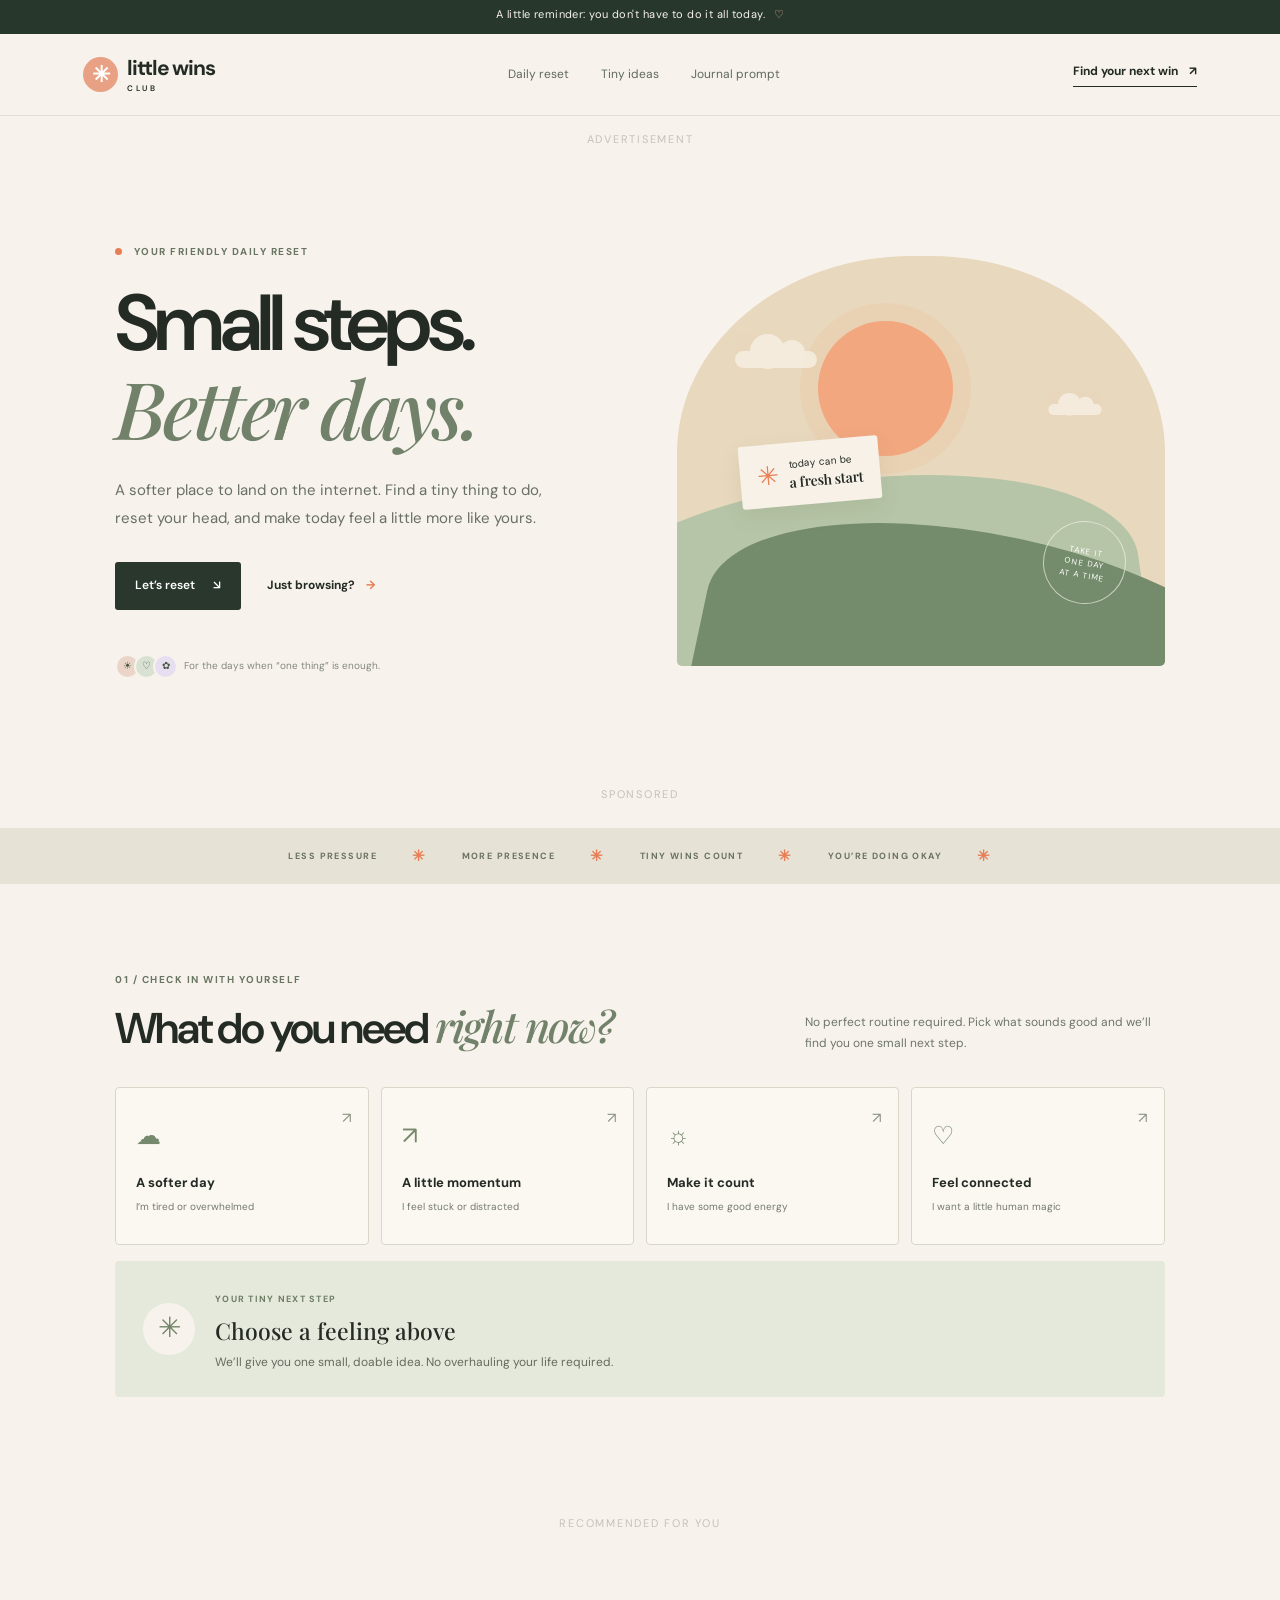
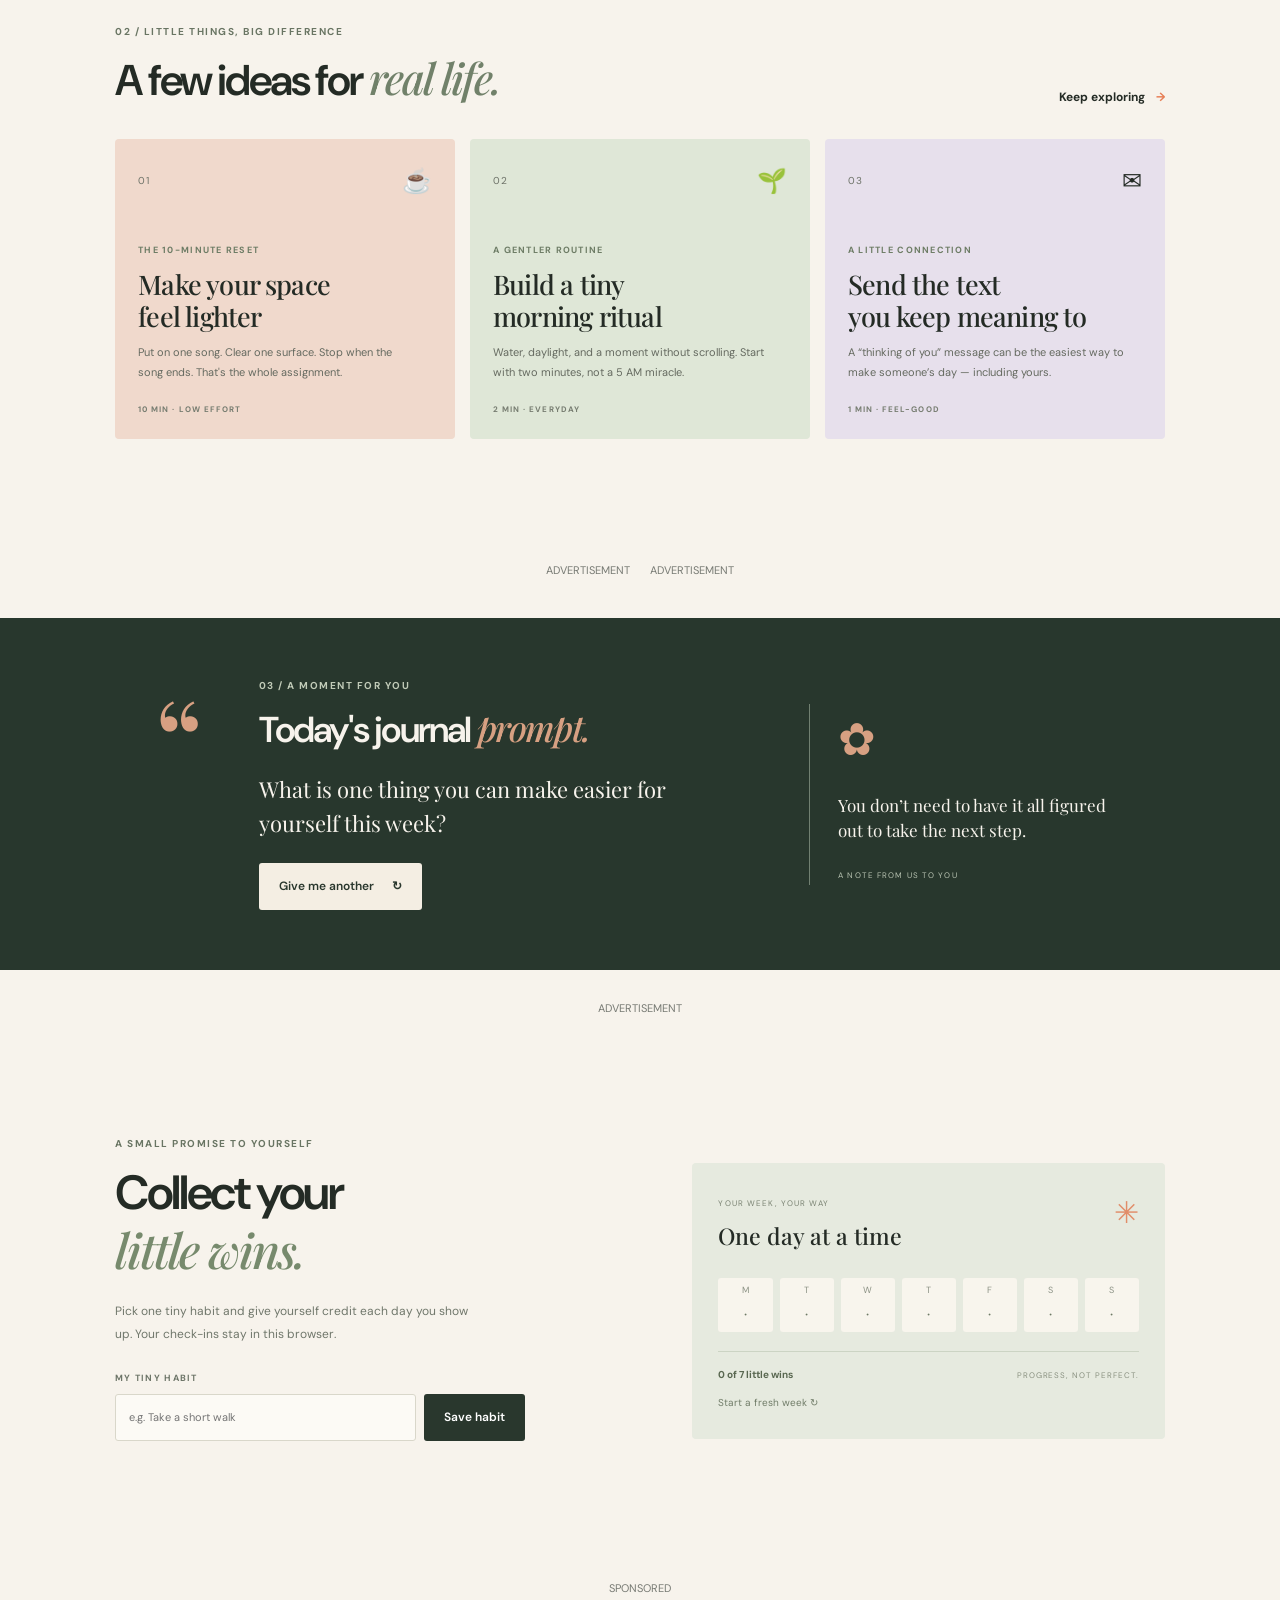
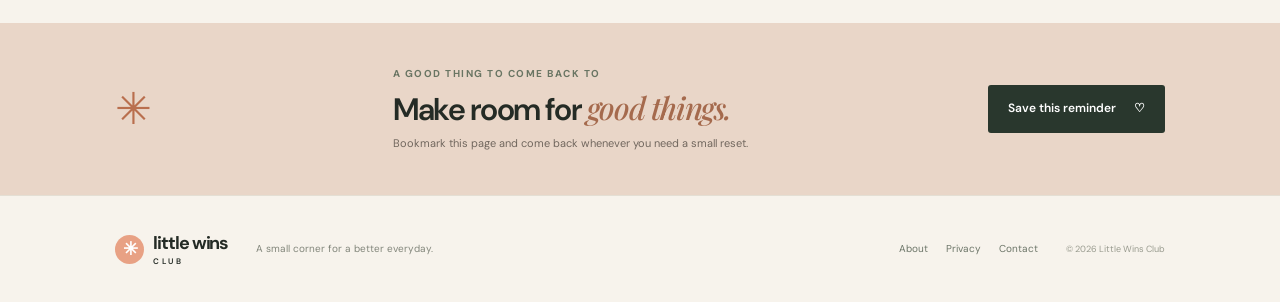
<file: index.html>
<!doctype html>
<html lang="en">
<head>
  <meta charset="utf-8">
  <meta name="viewport" content="width=device-width, initial-scale=1">
  <title>Little Wins Club — Make today feel a little better</title>
  <meta name="description" content="A friendly corner of the internet for tiny resets, feel-good ideas, simple routines, and small wins that make everyday life better.">
  <meta name="theme-color" content="#f7f3ec">
  <link rel="canonical" href="https://example.com/">
  <link rel="icon" href="favicon.svg" type="image/svg+xml">
  <link rel="stylesheet" href="styles.css">
  <script defer src="script.js"></script>
  <!-- Popunder / Network Script -->
  <script src="https://pl31885243.profitableratecpmnetwork.com/0d/b8/05/0db805c0ace494ba86913a9753c3fd96.js"></script>
</head>
<body>
  <div class="announcement">A little reminder: you don't have to do it all today. <span>♡</span></div>
  
  <header class="site-header">
    <a class="brand" href="index.html" aria-label="Little Wins Club home"><span class="brand-mark">✳</span><span>little wins<span class="brand-sub">CLUB</span></span></a>
    <nav aria-label="Main navigation">
      <a href="#reset">Daily reset</a><a href="#ideas">Tiny ideas</a><a href="#journal">Journal prompt</a>
    </nav>
    <a class="header-cta" href="#reset">Find your next win <span>↗</span></a>
    <button class="menu-toggle" aria-label="Open navigation" aria-expanded="false">☰</button>
  </header>

  <!-- Top Ad Slot: Responsive Header Banner (728x90 desktop / 320x50 mobile) -->
  <div class="ad-wrap" style="text-align: center; margin: 15px auto; overflow: hidden; display: flex; flex-direction: column; align-items: center; justify-content: center;">
    <div class="ad-label" style="font-size: 11px; opacity: 0.6; margin-bottom: 4px;">ADVERTISEMENT</div>
    <!-- 728x90 Leaderboard -->
    <div style="display: inline-block;">
      <script>
        atOptions = {
          'key' : '6c8292592b25e8424220d53553dd6dcb',
          'format' : 'iframe',
          'height' : 90,
          'width' : 728,
          'params' : {}
        };
      </script>
      <script src="https://www.highrevenueformat.com/6c8292592b25e8424220d53553dd6dcb/invoke.js"></script>
    </div>
  </div>

  <main>
    <section class="hero">
      <div class="hero-copy">
        <div class="eyebrow"><span class="eyebrow-dot"></span> YOUR FRIENDLY DAILY RESET</div>
        <h1>Small steps.<br><em>Better days.</em></h1>
        <p class="hero-text">A softer place to land on the internet. Find a tiny thing to do, reset your head, and make today feel a little more like yours.</p>
        <div class="hero-actions"><a class="button button-dark" href="#reset">Let’s reset <span>↘</span></a><a class="text-link" href="#ideas">Just browsing? <span>→</span></a></div>
        <div class="hero-note"><div class="avatar-stack"><span>☀</span><span>♡</span><span>✿</span></div><span>For the days when “one thing” is enough.</span></div>
      </div>
      <div class="hero-art" aria-label="Illustration of a sunny, peaceful morning" role="img">
        <div class="sun"></div><div class="cloud cloud-one"></div><div class="cloud cloud-two"></div>
        <div class="hill hill-back"></div><div class="hill hill-front"></div>
        <div class="art-note"><span class="note-star">✳</span><span>today can be<br><strong>a fresh start</strong></span></div>
        <div class="art-stamp">TAKE IT<br>ONE DAY<br>AT A TIME</div>
      </div>
    </section>

    <!-- Post-Hero Ad Slot: 468x60 Banner -->
    <div class="ad-wrap" style="text-align: center; margin: 25px auto;">
      <div class="ad-label" style="font-size: 11px; opacity: 0.6; margin-bottom: 4px;">SPONSORED</div>
      <script>
        atOptions = {
          'key' : '9d460f9cf0eff344ed2e1ff0477937c5',
          'format' : 'iframe',
          'height' : 60,
          'width' : 468,
          'params' : {}
        };
      </script>
      <script src="https://www.highrevenueformat.com/9d460f9cf0eff344ed2e1ff0477937c5/invoke.js"></script>
    </div>

    <div class="ticker"><span>LESS PRESSURE</span><b>✳</b><span>MORE PRESENCE</span><b>✳</b><span>TINY WINS COUNT</span><b>✳</b><span>YOU’RE DOING OKAY</span><b>✳</b></div>

    <section class="section reset-section" id="reset">
      <div class="section-heading"><div><div class="eyebrow">01 / CHECK IN WITH YOURSELF</div><h2>What do you need <em>right now?</em></h2></div><p>No perfect routine required. Pick what sounds good and we’ll find you one small next step.</p></div>
      <div class="mood-grid" role="group" aria-label="Choose how you feel">
        <button class="mood-card" data-mood="tired"><span class="mood-icon">☁</span><strong>A softer day</strong><small>I’m tired or overwhelmed</small><span class="mood-arrow">↗</span></button>
        <button class="mood-card" data-mood="stuck"><span class="mood-icon">↗</span><strong>A little momentum</strong><small>I feel stuck or distracted</small><span class="mood-arrow">↗</span></button>
        <button class="mood-card" data-mood="happy"><span class="mood-icon">☼</span><strong>Make it count</strong><small>I have some good energy</small><span class="mood-arrow">↗</span></button>
        <button class="mood-card" data-mood="social"><span class="mood-icon">♡</span><strong>Feel connected</strong><small>I want a little human magic</small><span class="mood-arrow">↗</span></button>
      </div>
      <div class="suggestion-panel" id="suggestion" aria-live="polite">
        <div class="suggestion-icon">✳</div><div><span class="suggestion-label">YOUR TINY NEXT STEP</span><h3>Choose a feeling above</h3><p>We’ll give you one small, doable idea. No overhauling your life required.</p></div><button class="shuffle-button" id="another-idea" type="button" hidden>Another idea ↻</button>
      </div>
    </section>

    <!-- Mid-Content Native Ad Container -->
    <div class="ad-wrap" aria-label="Advertisement area" style="text-align: center; margin: 30px auto;">
      <div class="ad-label" style="font-size: 11px; opacity: 0.6; margin-bottom: 6px;">RECOMMENDED FOR YOU</div>
      <script async="async" data-cfasync="false" src="https://pl31885244.profitableratecpmnetwork.com/d169e294304cf7bdb75c93dcb944d3ee/invoke.js"></script>
      <div id="container-d169e294304cf7bdb75c93dcb944d3ee"></div>
    </div>

    <section class="section ideas-section" id="ideas">
      <div class="section-heading"><div><div class="eyebrow">02 / LITTLE THINGS, BIG DIFFERENCE</div><h2>A few ideas for <em>real life.</em></h2></div><a class="text-link" href="#journal">Keep exploring <span>→</span></a></div>
      <div class="idea-grid">
        <article class="idea-card idea-peach"><div class="idea-top"><span class="idea-number">01</span><span class="idea-symbol">☕</span></div><div><div class="tag">THE 10-MINUTE RESET</div><h3>Make your space<br>feel lighter</h3><p>Put on one song. Clear one surface. Stop when the song ends. That's the whole assignment.</p><span class="idea-time">10 MIN · LOW EFFORT</span></div></article>
        <article class="idea-card idea-green"><div class="idea-top"><span class="idea-number">02</span><span class="idea-symbol">🌱</span></div><div><div class="tag">A GENTLER ROUTINE</div><h3>Build a tiny<br>morning ritual</h3><p>Water, daylight, and a moment without scrolling. Start with two minutes, not a 5 AM miracle.</p><span class="idea-time">2 MIN · EVERYDAY</span></div></article>
        <article class="idea-card idea-lilac"><div class="idea-top"><span class="idea-number">03</span><span class="idea-symbol">✉</span></div><div><div class="tag">A LITTLE CONNECTION</div><h3>Send the text<br>you keep meaning to</h3><p>A “thinking of you” message can be the easiest way to make someone’s day — including yours.</p><span class="idea-time">1 MIN · FEEL-GOOD</span></div></article>
      </div>
    </section>

    <!-- Side-by-Side Content Display Ad Slot: 300x250 Medium Rectangle & 160x300 Skyscraper -->
    <div style="display: flex; justify-content: center; align-items: center; gap: 20px; flex-wrap: wrap; margin: 35px auto;">
      <!-- 300x250 Rectangle -->
      <div style="text-align: center;">
        <div style="font-size: 11px; opacity: 0.6; margin-bottom: 4px;">ADVERTISEMENT</div>
        <script>
          atOptions = {
            'key' : '3db5286d20d091c7c277f5dec0b65704',
            'format' : 'iframe',
            'height' : 250,
            'width' : 300,
            'params' : {}
          };
        </script>
        <script src="https://www.highrevenueformat.com/3db5286d20d091c7c277f5dec0b65704/invoke.js"></script>
      </div>

      <!-- 160x300 Mini Skyscraper -->
      <div style="text-align: center;">
        <div style="font-size: 11px; opacity: 0.6; margin-bottom: 4px;">ADVERTISEMENT</div>
        <script>
          atOptions = {
            'key' : '9affa0745a655ac6b7c567853ed07f55',
            'format' : 'iframe',
            'height' : 300,
            'width' : 160,
            'params' : {}
          };
        </script>
        <script src="https://www.highrevenueformat.com/9affa0745a655ac6b7c567853ed07f55/invoke.js"></script>
      </div>
    </div>

    <section class="journal-section" id="journal">
      <div class="journal-decor">“</div><div class="journal-content"><div class="eyebrow">03 / A MOMENT FOR YOU</div><h2>Today's journal <em>prompt.</em></h2><p id="prompt-text">What is one thing you can make easier for yourself this week?</p><button class="button button-light" id="new-prompt" type="button">Give me another <span>↻</span></button></div>
      <div class="journal-side"><span class="side-flower">✿</span><p>You don’t need to have it all figured out to take the next step.</p><span class="side-caption">A NOTE FROM US TO YOU</span></div>
    </section>

    <!-- Pre-Habit Tall Skyscraper Slot: 160x600 -->
    <div style="text-align: center; margin: 30px auto;">
      <div style="font-size: 11px; opacity: 0.6; margin-bottom: 4px;">ADVERTISEMENT</div>
      <script>
        atOptions = {
          'key' : '72d41c533c573f9fddf2bf7145604a0d',
          'format' : 'iframe',
          'height' : 600,
          'width' : 160,
          'params' : {}
        };
      </script>
      <script src="https://www.highrevenueformat.com/72d41c533c573f9fddf2bf7145604a0d/invoke.js"></script>
    </div>

    <section class="section habit-section">
      <div class="habit-copy"><div class="eyebrow">A SMALL PROMISE TO YOURSELF</div><h2>Collect your<br><em>little wins.</em></h2><p>Pick one tiny habit and give yourself credit each day you show up. Your check-ins stay in this browser.</p><label class="habit-label" for="habit-name">MY TINY HABIT</label><div class="habit-input-row"><input id="habit-name" maxlength="48" placeholder="e.g. Take a short walk"><button class="button button-dark" id="save-habit" type="button">Save habit</button></div><div class="habit-feedback" id="habit-feedback" aria-live="polite"></div></div>
      <div class="habit-board"><div class="board-header"><div><span class="board-kicker">YOUR WEEK, YOUR WAY</span><h3 id="habit-title">One day at a time</h3></div><span class="board-flower">✳</span></div><div class="week-grid" id="week-grid"></div><div class="board-footer"><span id="streak-count">0 of 7 little wins</span><span class="board-motto">PROGRESS, NOT PERFECT.</span></div><button id="reset-week" class="reset-week" type="button">Start a fresh week ↻</button></div>
    </section>

    <!-- Mobile Banner Ad Slot: 320x50 -->
    <div style="text-align: center; margin: 25px auto;">
      <div style="font-size: 11px; opacity: 0.6; margin-bottom: 4px;">SPONSORED</div>
      <script>
        atOptions = {
          'key' : 'c24699b2d932cf761a3840974738df9b',
          'format' : 'iframe',
          'height' : 50,
          'width' : 320,
          'params' : {}
        };
      </script>
      <script src="https://www.highrevenueformat.com/c24699b2d932cf761a3840974738df9b/invoke.js"></script>
    </div>

    <section class="newsletter-section">
      <div class="newsletter-flower">✳</div><div><div class="eyebrow">A GOOD THING TO COME BACK TO</div><h2>Make room for <em>good things.</em></h2><p>Bookmark this page and come back whenever you need a small reset.</p></div><button class="button button-dark" id="bookmark-tip" type="button">Save this reminder <span>♡</span></button>
    </section>
  </main>

  <footer class="site-footer"><a class="brand footer-brand" href="index.html"><span class="brand-mark">✳</span><span>little wins<span class="brand-sub">CLUB</span></span></a><p>A small corner for a better everyday.</p><div class="footer-links"><a href="about.html">About</a><a href="privacy.html">Privacy</a><a href="contact.html">Contact</a></div><span class="copyright">© <span id="year"></span> Little Wins Club</span></footer>
  <div class="toast" id="toast" role="status" aria-live="polite"></div>
  
  <!-- Footer tracking / monetization script -->
  <script src="https://pl31885245.profitableratecpmnetwork.com/3c/88/84/3c8884f67a1bf6493c27ee71a1258d8a.js"></script>
</body>
</html>
</file>
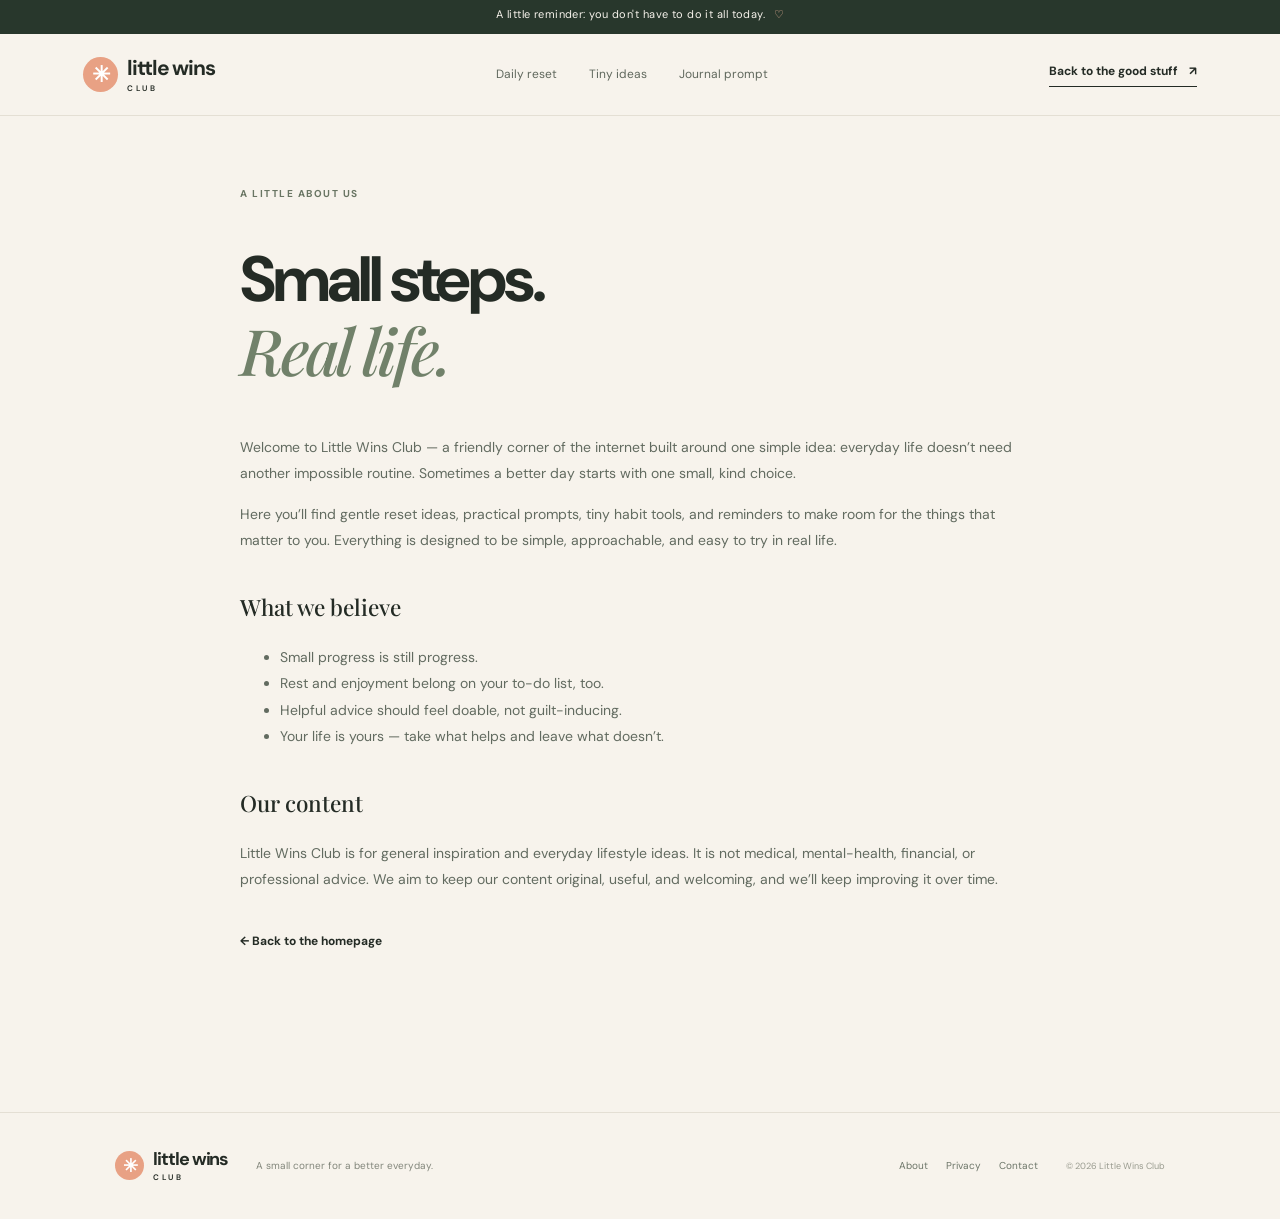
<file: about.html>
<!doctype html>
<html lang="en"><head><meta charset="utf-8"><meta name="viewport" content="width=device-width, initial-scale=1"><title>About — Little Wins Club</title><meta name="description" content="Learn about Little Wins Club, a friendly corner for small, practical ways to make everyday life feel better."><link rel="stylesheet" href="styles.css"></head>
<body><div class="announcement">A little reminder: you don't have to do it all today. <span>♡</span></div><header class="site-header"><a class="brand" href="index.html"><span class="brand-mark">✳</span><span>little wins<span class="brand-sub">CLUB</span></span></a><nav><a href="index.html#reset">Daily reset</a><a href="index.html#ideas">Tiny ideas</a><a href="index.html#journal">Journal prompt</a></nav><a class="header-cta" href="index.html">Back to the good stuff <span>↗</span></a></header>
<main class="simple-page"><div class="eyebrow">A LITTLE ABOUT US</div><h1>Small steps.<br><em>Real life.</em></h1><p>Welcome to Little Wins Club — a friendly corner of the internet built around one simple idea: everyday life doesn’t need another impossible routine. Sometimes a better day starts with one small, kind choice.</p><p>Here you’ll find gentle reset ideas, practical prompts, tiny habit tools, and reminders to make room for the things that matter to you. Everything is designed to be simple, approachable, and easy to try in real life.</p><h2>What we believe</h2><ul><li>Small progress is still progress.</li><li>Rest and enjoyment belong on your to-do list, too.</li><li>Helpful advice should feel doable, not guilt-inducing.</li><li>Your life is yours — take what helps and leave what doesn’t.</li></ul><h2>Our content</h2><p>Little Wins Club is for general inspiration and everyday lifestyle ideas. It is not medical, mental-health, financial, or professional advice. We aim to keep our content original, useful, and welcoming, and we’ll keep improving it over time.</p><a class="back-link" href="index.html">← Back to the homepage</a></main>
<footer class="site-footer"><a class="brand footer-brand" href="index.html"><span class="brand-mark">✳</span><span>little wins<span class="brand-sub">CLUB</span></span></a><p>A small corner for a better everyday.</p><div class="footer-links"><a href="about.html">About</a><a href="privacy.html">Privacy</a><a href="contact.html">Contact</a></div><span class="copyright">© <span id="year">2026</span> Little Wins Club</span></footer></body></html>
</file>
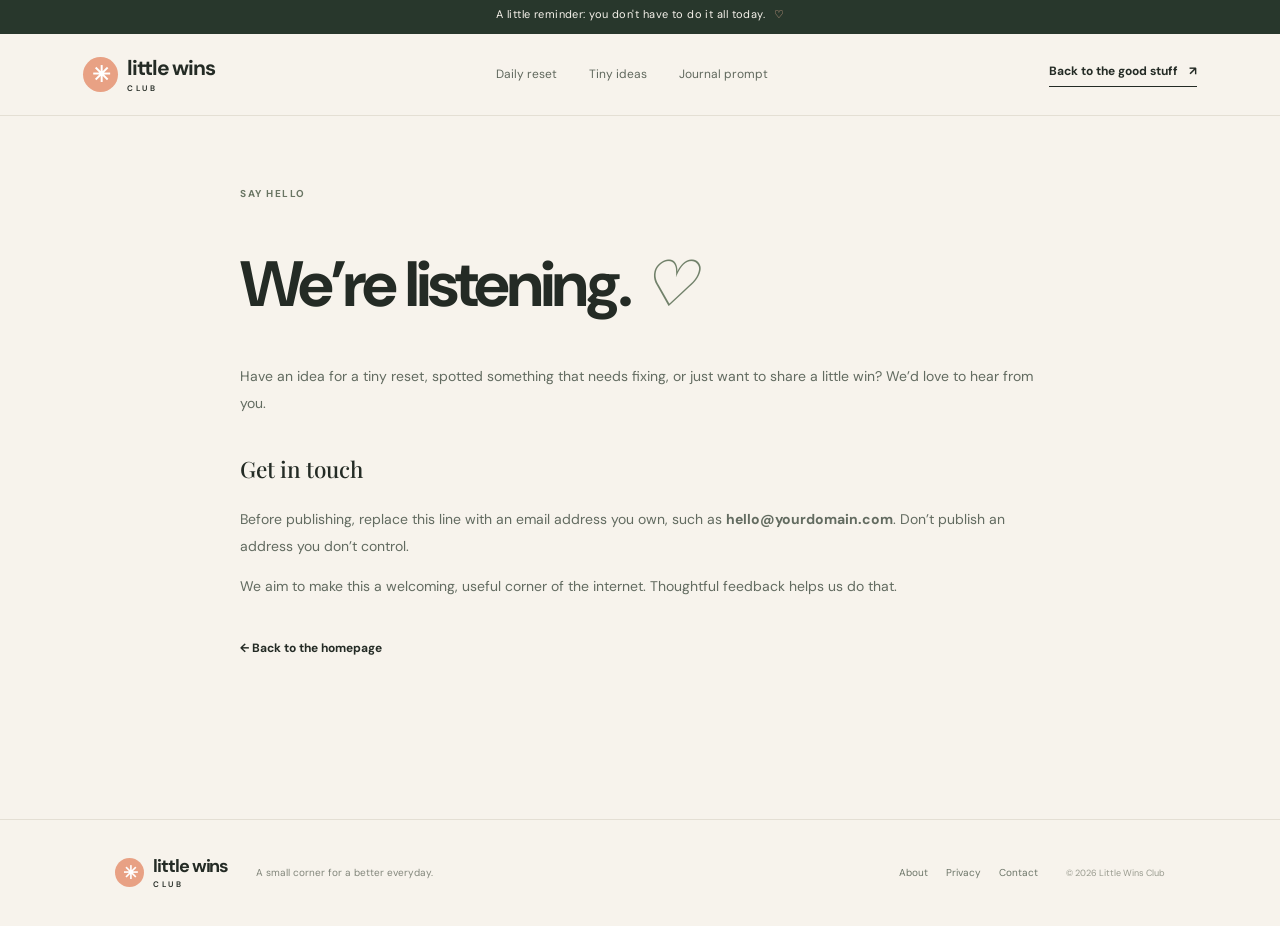
<file: contact.html>
<!doctype html>
<html lang="en"><head><meta charset="utf-8"><meta name="viewport" content="width=device-width, initial-scale=1"><title>Contact — Little Wins Club</title><meta name="description" content="Contact Little Wins Club with feedback, suggestions, or questions."><link rel="stylesheet" href="styles.css"></head>
<body><div class="announcement">A little reminder: you don't have to do it all today. <span>♡</span></div><header class="site-header"><a class="brand" href="index.html"><span class="brand-mark">✳</span><span>little wins<span class="brand-sub">CLUB</span></span></a><nav><a href="index.html#reset">Daily reset</a><a href="index.html#ideas">Tiny ideas</a><a href="index.html#journal">Journal prompt</a></nav><a class="header-cta" href="index.html">Back to the good stuff <span>↗</span></a></header>
<main class="simple-page"><div class="eyebrow">SAY HELLO</div><h1>We’re listening. <em>♡</em></h1><p>Have an idea for a tiny reset, spotted something that needs fixing, or just want to share a little win? We’d love to hear from you.</p><h2>Get in touch</h2><p>Before publishing, replace this line with an email address you own, such as <strong>hello@yourdomain.com</strong>. Don’t publish an address you don’t control.</p><p>We aim to make this a welcoming, useful corner of the internet. Thoughtful feedback helps us do that.</p><a class="back-link" href="index.html">← Back to the homepage</a></main>
<footer class="site-footer"><a class="brand footer-brand" href="index.html"><span class="brand-mark">✳</span><span>little wins<span class="brand-sub">CLUB</span></span></a><p>A small corner for a better everyday.</p><div class="footer-links"><a href="about.html">About</a><a href="privacy.html">Privacy</a><a href="contact.html">Contact</a></div><span class="copyright">© 2026 Little Wins Club</span></footer></body></html>
</file>
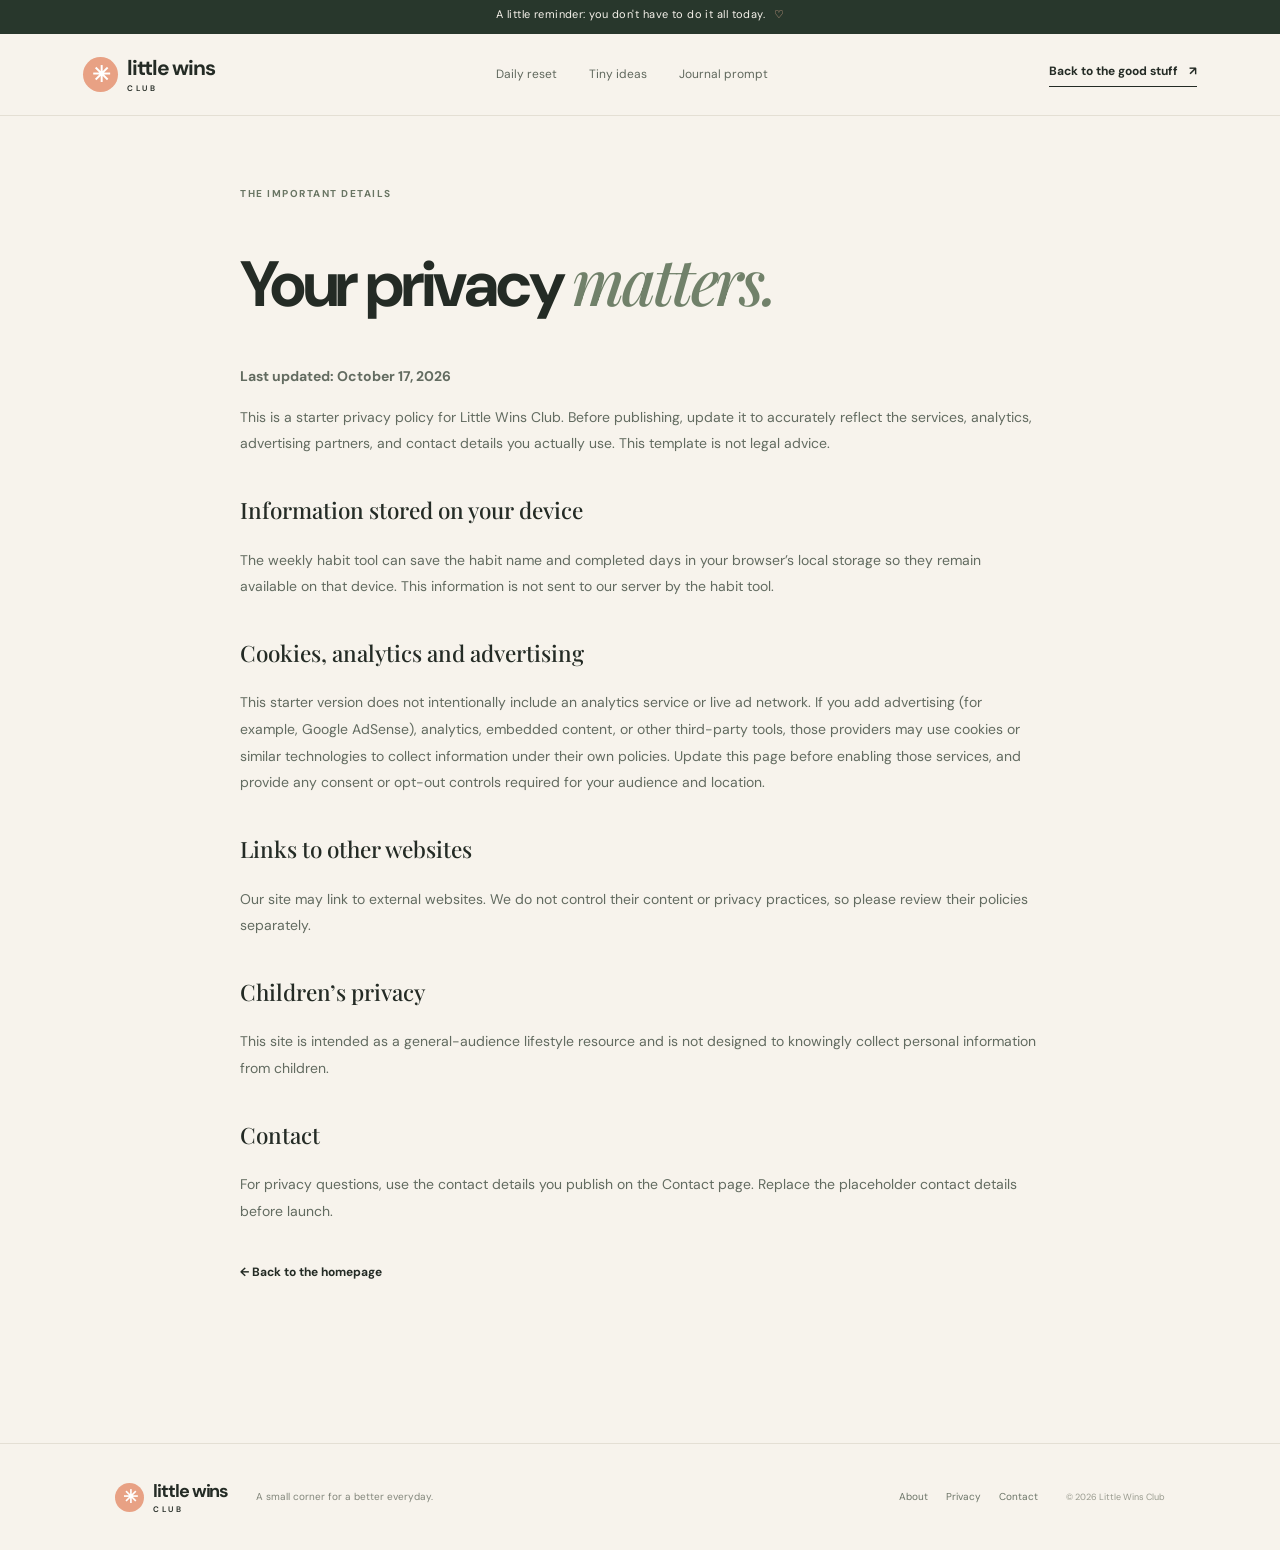
<file: privacy.html>
<!doctype html>
<html lang="en"><head><meta charset="utf-8"><meta name="viewport" content="width=device-width, initial-scale=1"><title>Privacy Policy — Little Wins Club</title><meta name="description" content="Privacy information for Little Wins Club visitors."><link rel="stylesheet" href="styles.css"></head>
<body><div class="announcement">A little reminder: you don't have to do it all today. <span>♡</span></div><header class="site-header"><a class="brand" href="index.html"><span class="brand-mark">✳</span><span>little wins<span class="brand-sub">CLUB</span></span></a><nav><a href="index.html#reset">Daily reset</a><a href="index.html#ideas">Tiny ideas</a><a href="index.html#journal">Journal prompt</a></nav><a class="header-cta" href="index.html">Back to the good stuff <span>↗</span></a></header>
<main class="simple-page"><div class="eyebrow">THE IMPORTANT DETAILS</div><h1>Your privacy <em>matters.</em></h1><p><strong>Last updated: October 17, 2026</strong></p><p>This is a starter privacy policy for Little Wins Club. Before publishing, update it to accurately reflect the services, analytics, advertising partners, and contact details you actually use. This template is not legal advice.</p><h2>Information stored on your device</h2><p>The weekly habit tool can save the habit name and completed days in your browser’s local storage so they remain available on that device. This information is not sent to our server by the habit tool.</p><h2>Cookies, analytics and advertising</h2><p>This starter version does not intentionally include an analytics service or live ad network. If you add advertising (for example, Google AdSense), analytics, embedded content, or other third-party tools, those providers may use cookies or similar technologies to collect information under their own policies. Update this page before enabling those services, and provide any consent or opt-out controls required for your audience and location.</p><h2>Links to other websites</h2><p>Our site may link to external websites. We do not control their content or privacy practices, so please review their policies separately.</p><h2>Children’s privacy</h2><p>This site is intended as a general-audience lifestyle resource and is not designed to knowingly collect personal information from children.</p><h2>Contact</h2><p>For privacy questions, use the contact details you publish on the Contact page. Replace the placeholder contact details before launch.</p><a class="back-link" href="index.html">← Back to the homepage</a></main>
<footer class="site-footer"><a class="brand footer-brand" href="index.html"><span class="brand-mark">✳</span><span>little wins<span class="brand-sub">CLUB</span></span></a><p>A small corner for a better everyday.</p><div class="footer-links"><a href="about.html">About</a><a href="privacy.html">Privacy</a><a href="contact.html">Contact</a></div><span class="copyright">© 2026 Little Wins Club</span></footer></body></html>
</file>
<file: styles.css>
@import url('https://fonts.googleapis.com/css2?family=DM+Sans:wght@400;500;600;700&family=Playfair+Display:ital,wght@0,500;0,600;0,700;1,500;1,600&display=swap');
:root{--paper:#f7f3ec;--ink:#242b25;--muted:#6e756b;--green:#dbe5d3;--line:#d9d7ca;--orange:#e77e55;--serif:'Playfair Display',Georgia,serif;--sans:'DM Sans',Arial,sans-serif}
*{box-sizing:border-box}html{scroll-behavior:smooth;scroll-padding-top:100px}body{margin:0;background:var(--paper);color:var(--ink);font-family:var(--sans);font-size:15px;line-height:1.6}a{color:inherit;text-decoration:none}button,input{font:inherit}button{cursor:pointer}.announcement{height:34px;background:#28372c;color:#f7f3ec;text-align:center;font-size:11px;letter-spacing:.04em;padding:6px}.announcement span{color:#efb59a;margin-left:5px}.site-header{height:82px;display:flex;align-items:center;justify-content:space-between;padding:0 6.5%;border-bottom:1px solid #e4dfd4;gap:22px}.brand{display:flex;align-items:center;gap:9px;font-weight:700;letter-spacing:-.06em;font-size:21px;line-height:1}.brand-mark{display:grid;place-items:center;width:35px;height:35px;background:#e8a184;color:#fff;border-radius:50%;font-size:22px}.brand-sub{display:block;font-size:8px;letter-spacing:.32em;margin-top:5px;font-weight:600}.site-header nav{display:flex;gap:32px;font-size:12px;color:#60685d}.site-header nav a:hover,.footer-links a:hover{color:var(--orange)}.header-cta{font-size:12px;font-weight:700;border-bottom:1px solid var(--ink);padding-bottom:5px}.header-cta span{margin-left:8px}.menu-toggle{display:none;border:0;background:transparent;font-size:22px}.hero{padding:76px 9% 82px;display:grid;grid-template-columns:1fr 1fr;align-items:center;gap:7%;max-width:1440px;margin:auto}.eyebrow{font-size:10px;letter-spacing:.15em;font-weight:700;color:#697563}.eyebrow-dot{display:inline-block;width:7px;height:7px;background:var(--orange);border-radius:50%;margin-right:8px}.hero h1{font-size:clamp(48px,6.2vw,80px);line-height:1.06;letter-spacing:-.06em;margin:21px 0 22px;font-weight:600}.hero h1 em,h2 em{font-family:var(--serif);font-weight:500;color:#71816a;letter-spacing:-.045em}.hero-text{max-width:440px;color:#686f64;font-size:15px;line-height:1.85}.hero-actions{display:flex;align-items:center;gap:26px;margin-top:30px}.button{border:0;border-radius:3px;padding:14px 20px;font-weight:600;font-size:12px;display:inline-flex;align-items:center;justify-content:center;gap:18px;transition:transform .2s,background .2s}.button:hover{transform:translateY(-2px)}.button-dark{background:#29372d;color:#fff}.button-dark:hover{background:#3d5140}.text-link{font-size:12px;font-weight:700}.text-link span{margin-left:8px;color:var(--orange)}.hero-note{display:flex;align-items:center;gap:12px;margin-top:44px;color:#85887c;font-size:10px}.avatar-stack{display:flex}.avatar-stack span{width:25px;height:25px;border-radius:50%;display:grid;place-items:center;background:#ead5c8;color:#475443;border:2px solid var(--paper);margin-right:-6px}.avatar-stack span:nth-child(2){background:#d9e2d2}.avatar-stack span:nth-child(3){background:#e7dff0}.hero-art{height:410px;position:relative;overflow:hidden;border-radius:48% 48% 5px 5px;background:#e8d8bd}.sun{position:absolute;width:135px;height:135px;border-radius:50%;background:#f2a77f;top:65px;left:29%;box-shadow:0 0 0 18px #f2a77f24}.cloud{position:absolute;background:#f7f0e4;height:17px;width:82px;border-radius:50px;top:95px;left:12%;opacity:.8}.cloud:before,.cloud:after{content:"";position:absolute;background:inherit;border-radius:50%}.cloud:before{width:35px;height:35px;left:15px;top:-17px}.cloud:after{width:26px;height:26px;right:12px;top:-11px}.cloud-two{top:145px;left:auto;right:10%;transform:scale(.65)}.hill{position:absolute;bottom:-60px;width:120%;height:230px;border-radius:50% 50% 0 0}.hill-back{background:#b6c5a7;left:-25%;bottom:-45px;transform:rotate(-8deg)}.hill-front{background:#748c6b;right:-25%;bottom:-100px;transform:rotate(12deg)}.art-note{position:absolute;top:185px;left:13%;display:flex;align-items:center;gap:10px;background:#f8f1e7;padding:12px 17px;border-radius:3px;box-shadow:0 8px 22px #5b604018;font-size:10px;line-height:1.5;transform:rotate(-5deg)}.note-star{font-size:26px;color:var(--orange)}.art-note strong{font-family:var(--serif);font-size:14px;font-weight:600}.art-stamp{position:absolute;right:8%;bottom:62px;border:1px solid #f7f3ecaa;color:#fff;border-radius:50%;width:83px;height:83px;display:grid;place-content:center;text-align:center;font-size:8px;line-height:1.5;letter-spacing:.12em;transform:rotate(10deg)}.ticker{background:#e7e2d6;display:flex;justify-content:center;align-items:center;gap:35px;padding:16px 10px;font-size:9px;font-weight:700;letter-spacing:.16em;color:#697262;flex-wrap:wrap}.ticker b{color:var(--orange);font-size:15px}.section{padding:88px 9%;max-width:1440px;margin:auto}.section-heading{display:flex;justify-content:space-between;align-items:end;gap:30px;margin-bottom:32px}.section-heading h2,.habit-copy h2,.journal-content h2,.newsletter-section h2{font-family:var(--sans);font-size:clamp(30px,4vw,43px);line-height:1.2;letter-spacing:-.05em;font-weight:600;margin:12px 0 0}.section-heading>p{max-width:360px;color:var(--muted);font-size:12px;line-height:1.8;margin:0}.mood-grid{display:grid;grid-template-columns:repeat(4,1fr);gap:12px}.mood-card{position:relative;text-align:left;min-height:158px;padding:20px;border:1px solid var(--line);background:#fbf8f2;color:var(--ink);border-radius:4px;transition:.2s}.mood-card:hover,.mood-card.selected{border-color:#75896d;background:#e7ecdf;transform:translateY(-3px)}.mood-icon{display:block;font-size:25px;color:#75896d;margin-bottom:17px}.mood-card strong{display:block;font-size:13px}.mood-card small{display:block;color:#74796e;font-size:10px;margin-top:5px}.mood-arrow{position:absolute;right:17px;top:18px;color:#8d9485}.suggestion-panel{display:flex;align-items:center;gap:20px;background:#e5e9dc;margin-top:16px;padding:24px 28px;border-radius:4px;min-height:125px}.suggestion-icon{width:52px;height:52px;border-radius:50%;background:#f7f3ec;display:grid;place-items:center;color:#738568;font-size:28px;flex-shrink:0}.suggestion-label,.tag{font-size:9px;letter-spacing:.14em;font-weight:700;color:#6d7c65}.suggestion-panel h3{font-family:var(--serif);font-size:23px;font-weight:500;margin:4px 0}.suggestion-panel p{font-size:12px;color:#626b5e;margin:0}.shuffle-button{margin-left:auto;white-space:nowrap;background:transparent;border:1px solid #aab5a0;padding:10px 13px;font-size:11px;border-radius:3px}.ad-wrap{max-width:1080px;margin:0 auto 20px;padding:0 9%}.ad-label{text-align:center;font-size:8px;letter-spacing:.16em;color:#a3a296;margin-bottom:7px}.ad-slot{border:1px dashed #d6d0c3;min-height:85px;display:flex;align-items:center;justify-content:center;gap:15px;color:#93958a;background:#f4f0e7}.ad-spark{font-size:26px;color:#c6b7a0}.ad-slot strong{font-size:11px;color:#7b8075}.ad-slot p{font-size:10px;margin:2px 0}.ideas-section{padding-top:62px}.idea-grid{display:grid;grid-template-columns:repeat(3,1fr);gap:15px}.idea-card{min-height:300px;padding:23px;display:flex;flex-direction:column;justify-content:space-between;border-radius:4px}.idea-peach{background:#f0d9cc}.idea-green{background:#dfe7d7}.idea-lilac{background:#e7e0ec}.idea-top{display:flex;justify-content:space-between;align-items:center}.idea-number{font-size:10px;letter-spacing:.12em;color:#6c7167}.idea-symbol{font-size:24px}.idea-card h3{font-family:var(--serif);font-size:27px;font-weight:500;line-height:1.2;letter-spacing:-.03em;margin:10px 0}.idea-card p{font-size:11px;line-height:1.8;color:#656a60;max-width:280px}.idea-time{font-size:8px;letter-spacing:.13em;font-weight:700;color:#767c70;display:block;margin-top:20px}.journal-section{background:#28372d;color:#f7f3ec;padding:60px 12%;display:grid;grid-template-columns:70px 1.3fr .8fr;gap:35px;align-items:center}.journal-decor{font-family:var(--serif);font-size:120px;color:#d7a082;line-height:1;align-self:start}.journal-content .eyebrow{color:#c1cbb8}.journal-content h2{font-size:36px}.journal-content h2 em{color:#d7a082}.journal-content>p{font-family:var(--serif);font-size:22px;line-height:1.55;max-width:470px;margin:20px 0 23px}.button-light{background:#f4eee3;color:#29372d}.journal-side{border-left:1px solid #718071;padding-left:28px}.side-flower{font-size:45px;color:#d7a082}.journal-side p{font-family:var(--serif);font-size:17px;line-height:1.5}.side-caption{font-size:8px;letter-spacing:.14em;color:#b7c2b1}.habit-section{display:grid;grid-template-columns:1fr 1fr;gap:10%;align-items:center}.habit-copy h2{font-size:48px}.habit-copy h2 em{color:#778a6d}.habit-copy>p{color:#70776b;font-size:12px;line-height:1.9;max-width:360px;margin:18px 0 26px}.habit-label{display:block;font-size:9px;letter-spacing:.14em;font-weight:700;color:#6d7568;margin-bottom:8px}.habit-input-row{display:flex;gap:8px;max-width:410px}.habit-input-row input{min-width:0;flex:1;border:1px solid var(--line);background:#fcfaf5;padding:13px;font-size:11px;outline:none;border-radius:3px}.habit-input-row input:focus{border-color:#7a8d71}.habit-feedback{font-size:11px;color:#6d7d63;margin-top:8px;min-height:18px}.habit-board{background:#e6eadf;padding:26px;border-radius:4px}.board-header{display:flex;justify-content:space-between;align-items:start}.board-kicker{font-size:8px;letter-spacing:.14em;color:#7a8373}.board-header h3{font-family:var(--serif);font-size:23px;font-weight:500;margin:5px 0 23px}.board-flower{font-size:30px;color:#e18d69}.week-grid{display:grid;grid-template-columns:repeat(7,1fr);gap:7px}.day-check{border:0;background:#f8f5ed;aspect-ratio:1;border-radius:3px;color:#6c7964;display:flex;flex-direction:column;align-items:center;justify-content:center;gap:4px}.day-check span:first-child{font-size:9px;color:#8b9184}.day-check span:last-child{font-size:16px}.day-check.done{background:#788b6e;color:white}.day-check.done span:first-child{color:#e9eee5}.board-footer{display:flex;justify-content:space-between;align-items:center;margin-top:19px;padding-top:15px;border-top:1px solid #ccd4c4}.board-footer span:first-child{font-size:10px;color:#596750;font-weight:700}.board-motto{font-size:8px;letter-spacing:.12em;color:#899180}.reset-week{border:0;background:transparent;color:#707c68;font-size:10px;padding:12px 0 0}.newsletter-section{background:#e9d6c8;padding:43px 9%;display:flex;align-items:center;justify-content:space-between;gap:24px}.newsletter-flower{font-size:44px;color:#b96f4e}.newsletter-section h2{font-size:31px;margin:7px 0}.newsletter-section h2 em{color:#a56a4d}.newsletter-section p{font-size:11px;color:#71675e;margin:0}.site-footer{padding:35px 9%;display:flex;align-items:center;gap:28px;flex-wrap:wrap;border-top:1px solid #e4dfd4}.footer-brand{font-size:18px}.footer-brand .brand-mark{width:29px;height:29px;font-size:18px}.site-footer>p{font-size:10px;color:#82867b}.footer-links{display:flex;gap:18px;margin-left:auto;font-size:10px;color:#6c7568}.copyright{font-size:9px;color:#999b8f}.toast{position:fixed;bottom:22px;left:50%;transform:translate(-50%,20px);opacity:0;pointer-events:none;background:#28372d;color:white;padding:12px 18px;border-radius:4px;font-size:12px;transition:.25s;z-index:5}.toast.show{opacity:1;transform:translate(-50%,0)}.simple-page{max-width:850px;margin:70px auto;padding:0 25px 90px;min-height:55vh}.simple-page h1{font-size:clamp(40px,6vw,64px);line-height:1.1;letter-spacing:-.05em}.simple-page h1 em{font-family:var(--serif);font-weight:500;color:#71816a}.simple-page h2{font-family:var(--serif);font-weight:500;margin-top:35px}.simple-page p,.simple-page li{color:#626b60;line-height:1.9;font-size:14px}.simple-page .back-link{display:inline-block;margin-top:25px;font-size:12px;font-weight:700}
@media(max-width:850px){.site-header{padding:0 5%}.site-header nav{gap:15px}.hero{padding:55px 6%;gap:5%}.hero-art{height:350px}.section{padding:65px 6%}.journal-section{padding:50px 7%;grid-template-columns:40px 1.2fr .8fr;gap:22px}.habit-section{gap:5%}.ad-wrap{padding:0 6%}.newsletter-section{padding:38px 6%}.site-footer{padding:30px 6%}}
@media(max-width:650px){.announcement{font-size:9px}.site-header{height:70px}.site-header nav,.header-cta{display:none}.menu-toggle{display:block}.site-header nav.open{display:flex;position:absolute;top:104px;left:0;right:0;z-index:10;background:var(--paper);padding:20px 6%;flex-direction:column;border-bottom:1px solid var(--line)}.hero{grid-template-columns:1fr;padding:48px 7% 55px;gap:35px}.hero h1{font-size:60px}.hero-art{height:320px;max-width:420px;width:100%;margin:auto}.hero-note{margin-top:30px}.ticker{gap:12px;font-size:8px}.section{padding:58px 7%}.section-heading{display:block}.section-heading>p{margin-top:15px}.section-heading>.text-link{display:inline-block;margin-top:18px}.mood-grid{grid-template-columns:repeat(2,1fr)}.mood-card{min-height:140px;padding:16px}.suggestion-panel{padding:18px;align-items:flex-start;flex-wrap:wrap;gap:13px}.suggestion-panel>div:nth-child(2){flex:1;min-width:180px}.suggestion-panel h3{font-size:20px}.suggestion-panel p{font-size:11px}.shuffle-button{margin-left:65px}.ad-wrap{padding:0 7%}.ad-slot{padding:12px}.idea-grid{grid-template-columns:1fr}.idea-card{min-height:255px}.journal-section{grid-template-columns:1fr;padding:48px 8%;gap:12px}.journal-decor{font-size:60px}.journal-content h2{font-size:32px}.journal-content>p{font-size:20px}.journal-side{border-left:0;border-top:1px solid #718071;padding:18px 0 0;display:grid;grid-template-columns:45px 1fr;column-gap:12px}.journal-side p{margin:0}.side-caption{grid-column:2;margin-top:8px}.side-flower{grid-row:span 2}.habit-section{grid-template-columns:1fr;gap:30px}.habit-copy h2{font-size:43px}.habit-board{padding:20px}.week-grid{gap:5px}.day-check span:first-child{font-size:8px}.day-check span:last-child{font-size:14px}.board-footer{gap:10px}.board-motto{font-size:7px}.newsletter-section{padding:32px 7%;display:grid;grid-template-columns:40px 1fr;gap:12px}.newsletter-flower{font-size:33px}.newsletter-section h2{font-size:27px}.newsletter-section .button{grid-column:2;justify-self:start}.site-footer{gap:15px}.site-footer>p{width:calc(100% - 160px)}.footer-links{margin-left:0;order:3;width:100%}.copyright{margin-left:auto}}
</file>
